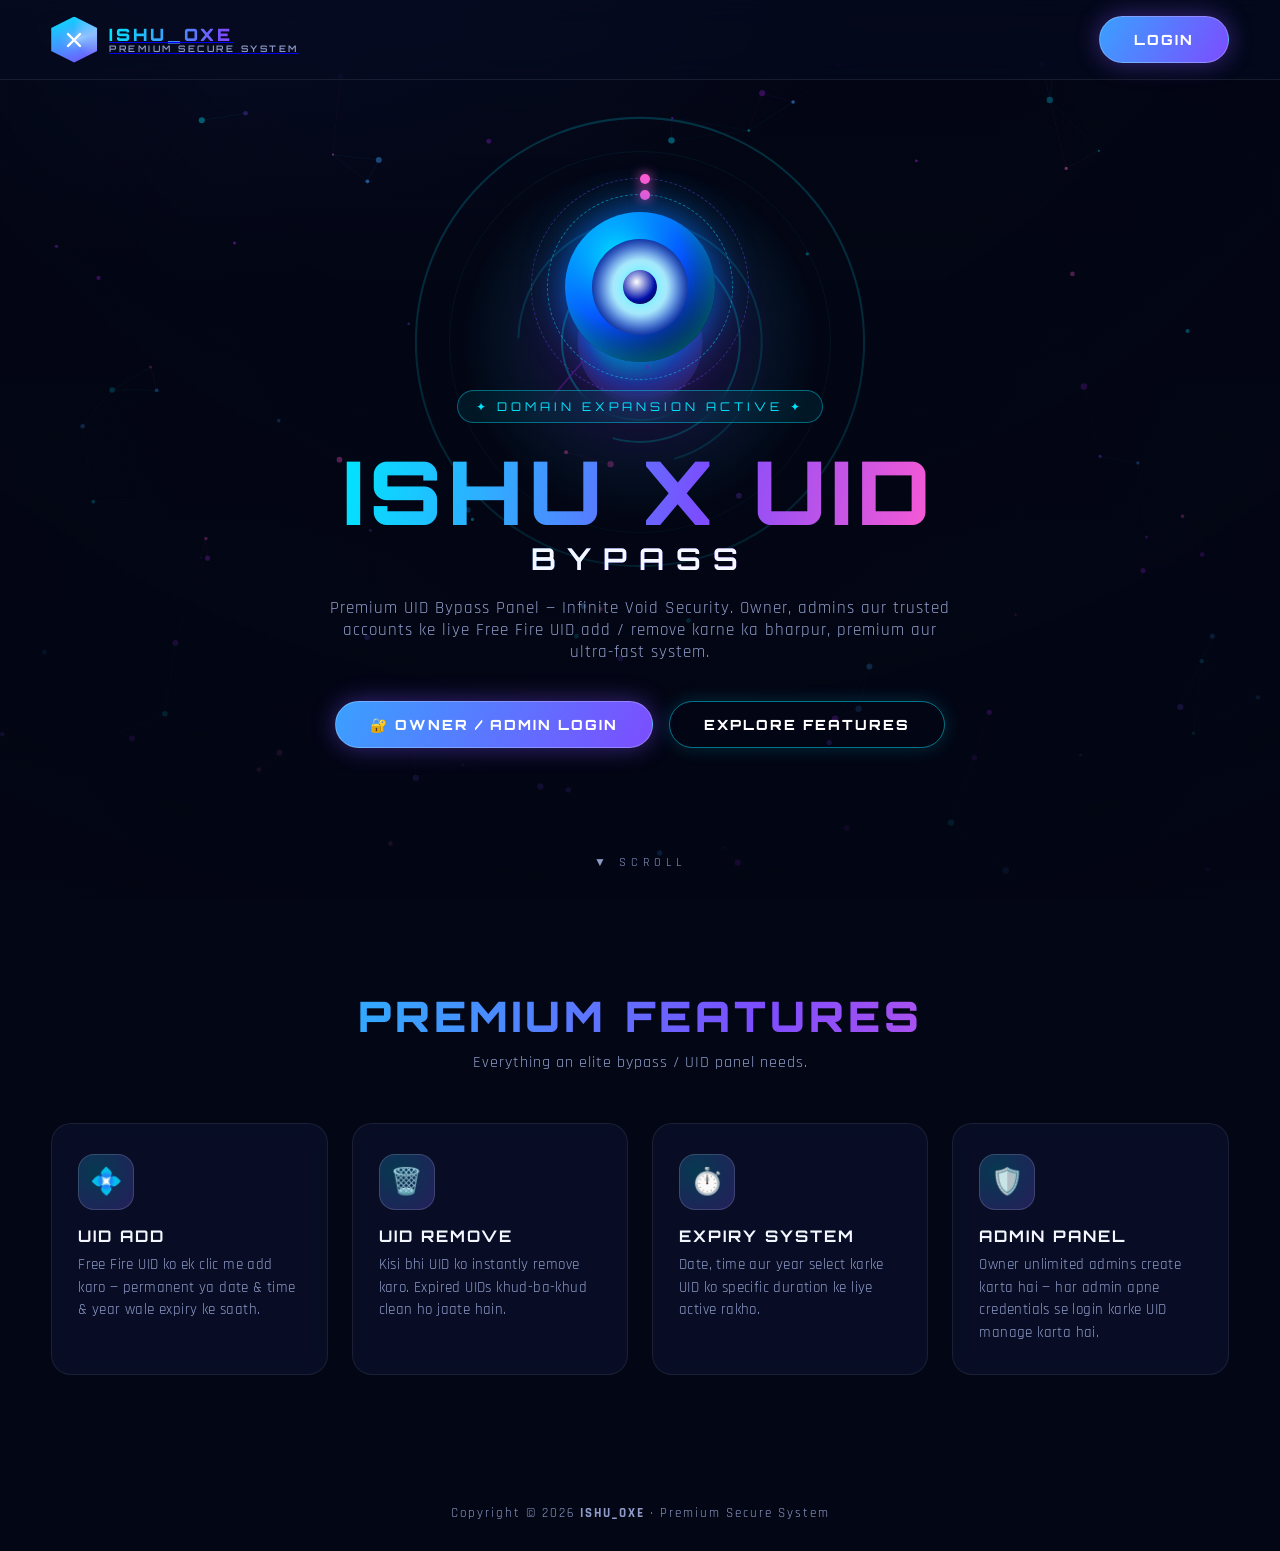
<file: index.html>
<!DOCTYPE html>
<html lang="en">
<head>
  <meta charset="UTF-8" />
  <meta name="viewport" content="width=device-width, initial-scale=1.0" />
  <title>ISHU X UID BYPASS — Premium</title>
  <meta name="description" content="ISHU X UID BYPASS — Premium Admin Panel. Add & manage Free Fire UIDs." />
  <link rel="preconnect" href="https://fonts.googleapis.com" />
  <link rel="preconnect" href="https://fonts.gstatic.com" crossorigin />
  <link href="https://fonts.googleapis.com/css2?family=Orbitron:wght@500;700;900&family=Rajdhani:wght@400;500;600;700&display=swap" rel="stylesheet" />
  <link rel="stylesheet" href="css/style.css" />
  <link rel="icon" href="data:image/svg+xml,<svg xmlns='http://www.w3.org/2000/svg' viewBox='0 0 100 100'><text y='0.9em' font-size='90'>👁️</text></svg>" />
</head>
<body>
  <canvas id="void-canvas"></canvas>
  <div class="bg-vignette"></div>

  <div class="domain-flash" id="domain-flash">
    <span class="df-text">DOMAIN EXPANSION · INFINITE VOID</span>
  </div>

  <!-- NAVBAR -->
  <nav class="nav">
    <div class="container nav-inner">
      <a href="index.html" class="logo">
        <span class="logo-mark">
          <svg viewBox="0 0 24 24" fill="none" stroke="#fff" stroke-width="2.4" stroke-linecap="round">
            <path d="M6 6 L18 18 M18 6 L6 18" />
          </svg>
        </span>
        <span class="logo-txt">
          <span class="logo-name gradient-text">ISHU_OXE</span>
          <span class="logo-sub">Premium Secure System</span>
        </span>
      </a>
      <div class="nav-links">
        <a href="login.html" class="btn">Login</a>
      </div>
    </div>
  </nav>

  <!-- HERO -->
  <section class="hero container">
    <div class="six-eyes">
      <div class="eye-orbit"></div>
      <div class="eye-orbit o2"></div>
      <div class="eye-ring">
        <div class="eye-pupil"></div>
      </div>
    </div>

    <span class="badge-tag">✦ DOMAIN EXPANSION ACTIVE ✦</span>
    <h1 class="gradient-text">
      ISHU X UID<br />
      <span class="sub">BYPASS</span>
    </h1>
    <p class="tagline">
      Premium UID Bypass Panel — Infinite Void Security. Owner, admins aur trusted
      accounts ke liye Free Fire UID add / remove karne ka bharpur, premium aur ultra-fast system.
    </p>
    <div class="hero-cta">
      <a href="login.html" class="btn">🔐 Owner / Admin Login</a>
      <a href="#features" class="btn btn-ghost">Explore Features</a>
    </div>
    <div class="scroll-hint">▼ Scroll</div>
  </section>

  <!-- FEATURES -->
  <section class="features container" id="features">
    <div class="section-head">
      <h2 class="gradient-text">PREMIUM FEATURES</h2>
      <p>Everything an elite bypass / UID panel needs.</p>
    </div>
    <div class="grid">
      <div class="card">
        <div class="ico">💠</div>
        <h3>UID ADD</h3>
        <p>Free Fire UID ko ek clic me add karo — permanent ya date &amp; time &amp; year wale expiry ke saath.</p>
      </div>
      <div class="card">
        <div class="ico">🗑️</div>
        <h3>UID REMOVE</h3>
        <p>Kisi bhi UID ko instantly remove karo. Expired UIDs khud-ba-khud clean ho jaate hain.</p>
      </div>
      <div class="card">
        <div class="ico">⏱️</div>
        <h3>EXPIRY SYSTEM</h3>
        <p>Date, time aur year select karke UID ko specific duration ke liye active rakho.</p>
      </div>
      <div class="card">
        <div class="ico">🛡️</div>
        <h3>ADMIN PANEL</h3>
        <p>Owner unlimited admins create karta hai — har admin apne credentials se login karke UID manage karta hai.</p>
      </div>
    </div>
  </section>

  <footer class="footer">
    Copyright © 2026 <b>ISHU_OXE</b> · Premium Secure System
  </footer>

  <script src="js/config.js"></script>
  <script src="js/void.js"></script>
</body>
</html>
</file>
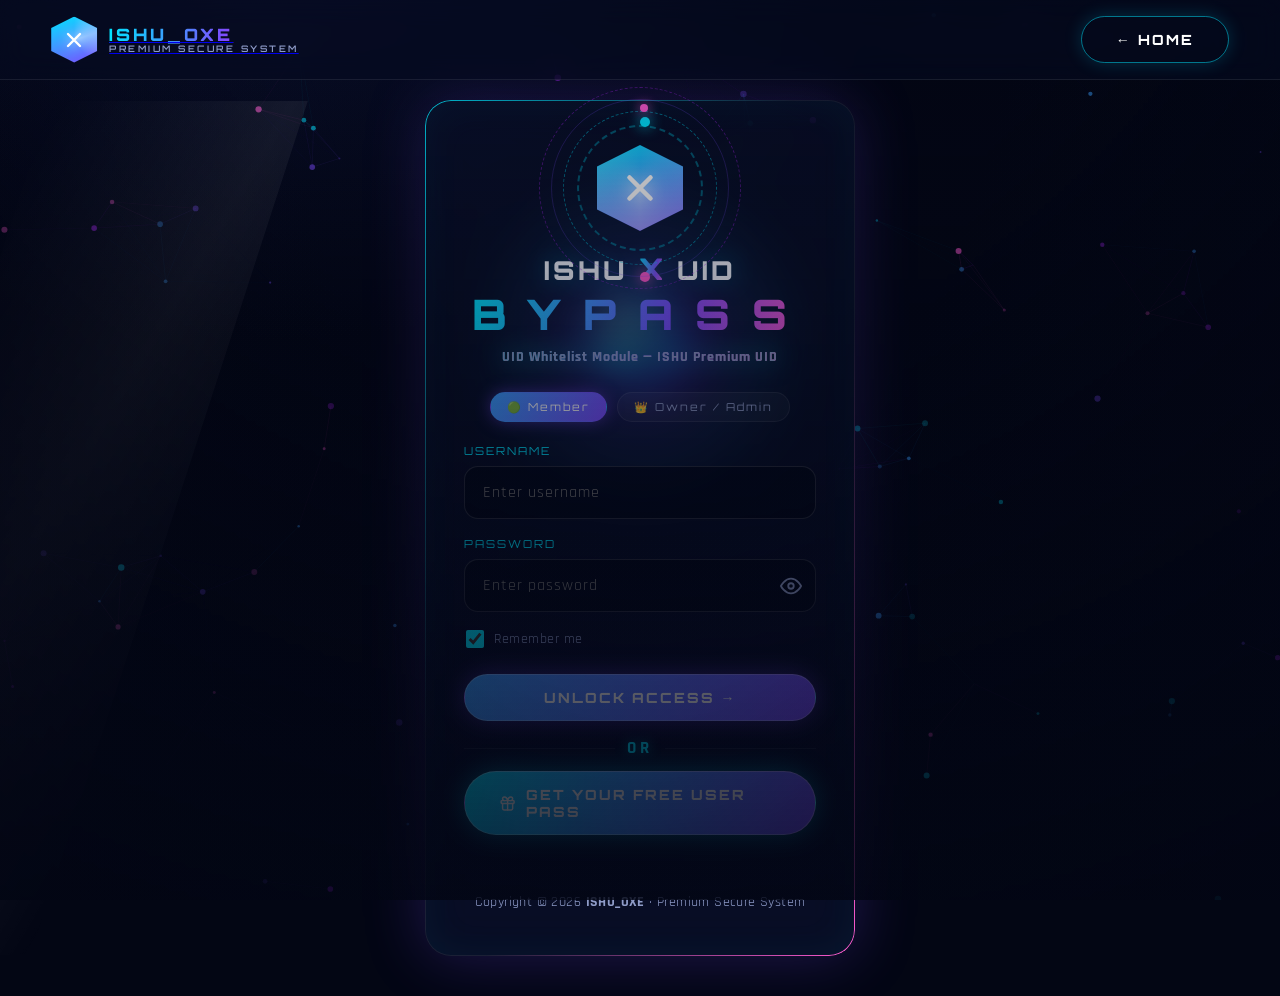
<file: admin.html>
<!DOCTYPE html>
<html lang="en">
<head>
  <meta charset="UTF-8" />
  <meta name="viewport" content="width=device-width, initial-scale=1.0" />
  <title>Dashboard — ISHU X UID BYPASS</title>
  <link rel="preconnect" href="https://fonts.googleapis.com" />
  <link rel="preconnect" href="https://fonts.gstatic.com" crossorigin />
  <link href="https://fonts.googleapis.com/css2?family=Orbitron:wght@500;700;900&family=Rajdhani:wght@400;500;600;700&display=swap" rel="stylesheet" />
  <link rel="stylesheet" href="css/style.css" />
</head>
<body class="dash-page">
  <canvas id="void-canvas"></canvas>
  <div class="bg-vignette"></div>
  <nav class="nav">
    <div class="container nav-inner">
      <a href="index.html" class="logo">
        <span class="logo-mark">
          <svg viewBox="0 0 24 24" fill="none" stroke="#fff" stroke-width="2.4" stroke-linecap="round">
            <path d="M6 6 L18 18 M18 6 L6 18" />
          </svg>
        </span>
        <span class="logo-txt">
          <span class="logo-name gradient-text">ISHU_OXE</span>
          <span class="logo-sub">Premium Secure System</span>
        </span>
      </a>
      <div class="nav-links">
        <button class="btn btn-ghost" id="logout-btn">Logout</button>
      </div>
    </div>
  </nav>

  <main class="dash container">
    <div class="welcome">
      <h1><span class="gradient-text">WELCOME BACK, <span id="disp-name">USER</span></span></h1>
      <p>Role: <span id="disp-role"></span></p>
    </div>

    <!-- role-based stats -->
    <div class="stats" id="stats-admin">
      <div class="stat"><div class="num" id="s-total">0</div><div class="lbl">Total UIDs</div></div>
      <div class="stat"><div class="num" id="s-perm" style="color:var(--success)">0</div><div class="lbl">Permanent</div></div>
      <div class="stat"><div class="num" id="s-exp" style="color:var(--gold)">0</div><div class="lbl">Expiry-Based</div></div>
      <div class="stat"><div class="num" id="s-users" style="color:var(--purple)">0</div><div class="lbl">Users</div></div>
    </div>

    <div class="my-status card" id="my-status" style="margin:30px 0;padding:28px 30px;background:var(--glass);border:1px solid var(--glass-br);border-radius:20px;backdrop-filter:blur(14px)">
      <h3 style="font-family:var(--font-title);letter-spacing:2px;margin-bottom:14px">📋 MY UID STATUS</h3>
      <div class="status-box" id="status-box"></div>
    </div>

    <div class="tabs" id="tabs"></div>

    <!-- ============ ADD UID (admin/owner) ============ -->
    <section class="panel" id="panel-add">
      <div class="panel-card" id="admin-add-form">
        <h3>➕ ADD UID</h3>
        <div class="form-grid">
          <div class="field"><label>Free Fire UID</label><input id="uid-input" type="text" inputmode="numeric" placeholder="e.g. 6427839551" /></div>
        </div>
        <div class="mode-toggle" style="margin-top:18px">
          <div class="radio-card selected" data-mode="permanent">
            <span class="m-ico">∞</span><span class="m-txt">Permanent</span>
            <div class="m-sub">Kabhi expire nahi hoga</div>
          </div>
          <div class="radio-card" data-mode="expiry">
            <span class="m-ico">⏱️</span><span class="m-txt">Expiry Date</span>
            <div class="m-sub">Date &amp; Time ke hisaab se</div>
          </div>
        </div>
        <div class="form-grid hidden" id="expiry-fields" style="margin-top:16px">
          <div class="field"><label>Expiry Date</label><input id="exp-date" type="date" /></div>
          <div class="field"><label>Expiry Time</label><input id="exp-time" type="time" /></div>
          <div class="field"><label>Year</label><input id="exp-year" type="number" placeholder="e.g. 2026" min="2020" max="2099" /></div>
        </div>
        <button class="btn" id="add-uid-btn" style="margin-top:22px">✦ Add UID</button>
      </div>
      <div class="panel-card hidden" id="user-add-form">
        <h3>➕ ADD MY UID <span class="pill expiry" style="margin-left:8px">⏱ 24 HOUR</span></h3>
        <p style="color:var(--muted);margin-bottom:16px">Member ke liye sirf <b>EK UID</b>, <b>24 hour</b> valid. Remove nahi kar sakte.</p>
        <div class="form-grid">
          <div class="field"><label>Free Fire UID</label><input id="uid-input-user" type="text" inputmode="numeric" placeholder="e.g. 6427839551" /></div>
        </div>
        <button class="btn" id="add-uid-user-btn" style="margin-top:18px">✦ Add My UID (24h)</button>
      </div>
    </section>

    <!-- ============ MANAGE UIDS (admin/owner + user view) ============ -->
    <section class="panel" id="panel-manage">
      <div class="panel-card">
        <h3>🗂️ ALL UIDs</h3>
        <input id="search-uids" type="text" placeholder="Search UID..." class="sbar" />
        <div class="table-wrap">
          <table>
            <thead><tr><th>UID</th><th>Mode</th><th>Expires At</th><th>Added By</th><th class="mng-col">Action</th></tr></thead>
            <tbody id="uid-body"></tbody>
          </table>
        </div>
        <div class="empty hidden" id="uid-empty"><span class="big">🌀</span> Koi UID nahi.</div>
      </div>
    </section>

    <!-- ============ USERS & ADMINS (owner only) ============ -->
    <section class="panel" id="panel-users">
      <div class="panel-card">
        <h3>➕ CREATE ACCOUNT</h3>
        <div class="form-grid">
          <div class="field"><label>Username</label><input id="nu-user" type="text" placeholder="username" /></div>
          <div class="field"><label>Password</label><input id="nu-pass" type="text" placeholder="password" /></div>
        </div>
        <div class="role-chip" style="margin:18px 0 0">
          <span class="chip active" data-newrole="user">🟢 Member</span>
          <span class="chip" data-newrole="admin">🛡️ Admin</span>
        </div>
        <button class="btn btn-pink" id="create-acc-btn" style="margin-top:20px">✦ Create Account</button>
      </div>
      <div class="panel-card">
        <h3>🛡️ USERS &amp; ADMINS</h3>
        <div class="table-wrap">
          <table>
            <thead><tr><th>Username</th><th>Role</th><th>Status</th><th>Action</th></tr></thead>
            <tbody id="user-body"></tbody>
          </table>
        </div>
      </div>
    </section>

    <!-- ============ GENERATED FREE ACCOUNTS (owner only) ============ -->
    <section class="panel" id="panel-gen">
      <div class="panel-card">
        <h3>🎁 GENERATED FREE ACCOUNTS <span class="pill expiry" style="margin-left:6px">YT + DISCORD</span></h3>
        <p style="color:var(--muted);margin-bottom:14px">
          Ye accounts users ne <b>Subscribe + Join</b> karke banaye hain. Har account <b>7 din</b> valid hai — expire hone par auto-delete (phir wahi browser naya ban sakta hai).
          <b>🔓 Reset SWID</b> = kisi aur PC pe use kar sakega. <b>↻ New-Gen</b> = us browser se naya account ban sakega. <b>Remove</b> = account delete.
        </p>
        <div class="table-wrap">
          <table>
            <thead><tr><th>Username</th><th>Password</th><th>Created</th><th>Expires</th><th>SWID (Device)</th><th>Action</th></tr></thead>
            <tbody id="gen-body"></tbody>
          </table>
        </div>
        <div class="empty hidden" id="gen-empty"><span class="big">🎁</span> Abhi koi free account nahi.</div>
      </div>
    </section>
  </main>

  <footer class="footer" id="foot-contact">Copyright © 2026 <b>ISHU_OXE</b> · Premium Secure System</footer>

  <!-- confirm modal -->
  <div class="modal-mask" id="modal">
    <div class="modal">
      <h3 class="gradient-text" id="modal-title">Confirm</h3>
      <p id="modal-text">Are you sure?</p>
      <div class="row">
        <button class="btn btn-danger" id="modal-yes">Yes, Continue</button>
        <button class="btn btn-ghost" id="modal-no">Cancel</button>
      </div>
    </div>
  </div>

  <!-- edit expiry modal -->
  <div class="modal-mask" id="modal-edit">
    <div class="modal">
      <h3 class="gradient-text">⏱️ Fix Expiry</h3>
      <p id="edit-uid-label" style="color:var(--cyan);font-weight:700;letter-spacing:1px"></p>
      <div class="field"><label>Expiry Date</label><input id="edit-date" type="date" style="width:100%;padding:13px;border-radius:12px;border:1px solid rgba(255,255,255,.14);background:rgba(3,6,20,.6);color:#fff" /></div>
      <div class="field"><label>Expiry Time</label><input id="edit-time" type="time" style="width:100%;padding:13px;border-radius:12px;border:1px solid rgba(255,255,255,.14);background:rgba(3,6,20,.6);color:#fff" /></div>
      <div class="field"><label>Year</label><input id="edit-year" type="number" placeholder="2026" style="width:100%;padding:13px;border-radius:12px;border:1px solid rgba(255,255,255,.14);background:rgba(3,6,20,.6);color:#fff" /></div>
      <div class="row" style="margin-top:8px;gap:10px;flex-wrap:wrap">
        <button class="btn btn-pink" id="edit-apply" style="flex:1;justify-content:center">Apply</button>
        <button class="btn btn-ghost" id="edit-perm" style="flex:1;justify-content:center">Make Permanent</button>
        <button class="btn btn-danger" id="edit-close" style="flex:1;justify-content:center">Close</button>
      </div>
    </div>
  </div>

  <!-- toast -->
  <div class="notify" id="notify"></div>

  <!-- short-link unlock gate (member ka next UID) -->
  <div class="modal-mask" id="modal-gate">
    <div class="modal">
      <h3 class="gradient-text">🔓 UNLOCK NEXT UID</h3>
      <p style="color:var(--muted)">Pehli UID ka 24h complete. Next UID ke liye short link poora karo. Isse owner ko income milti hai.</p>
      <div id="gate-iframe-wrap" style="width:100%;height:170px;border-radius:12px;overflow:hidden;background:#02051a;border:1px solid var(--glass-br);margin:14px 0">
        <iframe id="gate-iframe" style="width:100%;height:100%;border:0"></iframe>
      </div>
      <p id="gate-status" style="color:var(--cyan);font-weight:700;letter-spacing:1px;min-height:20px"></p>
      <div class="row" style="gap:10px;flex-wrap:wrap;margin-top:6px">
        <button class="btn btn-pink" id="gate-open" style="flex:1;justify-content:center">🌐 Open Link</button>
        <button class="btn" id="gate-done" style="flex:1;justify-content:center">✅ I Completed</button>
      </div>
      <div class="row" style="margin-top:10px">
        <button class="btn btn-ghost" id="gate-cancel" style="flex:1;justify-content:center">Cancel</button>
      </div>
    </div>
  </div>

  <script src="js/config.js"></script>
  <script src="js/storage.js"></script>
  <script src="js/shortener.js"></script>
  <script src="js/screenlock.js"></script>
  <script src="js/void.js"></script>
  <script src="js/admin.js"></script>
</body>
</html>
</file>
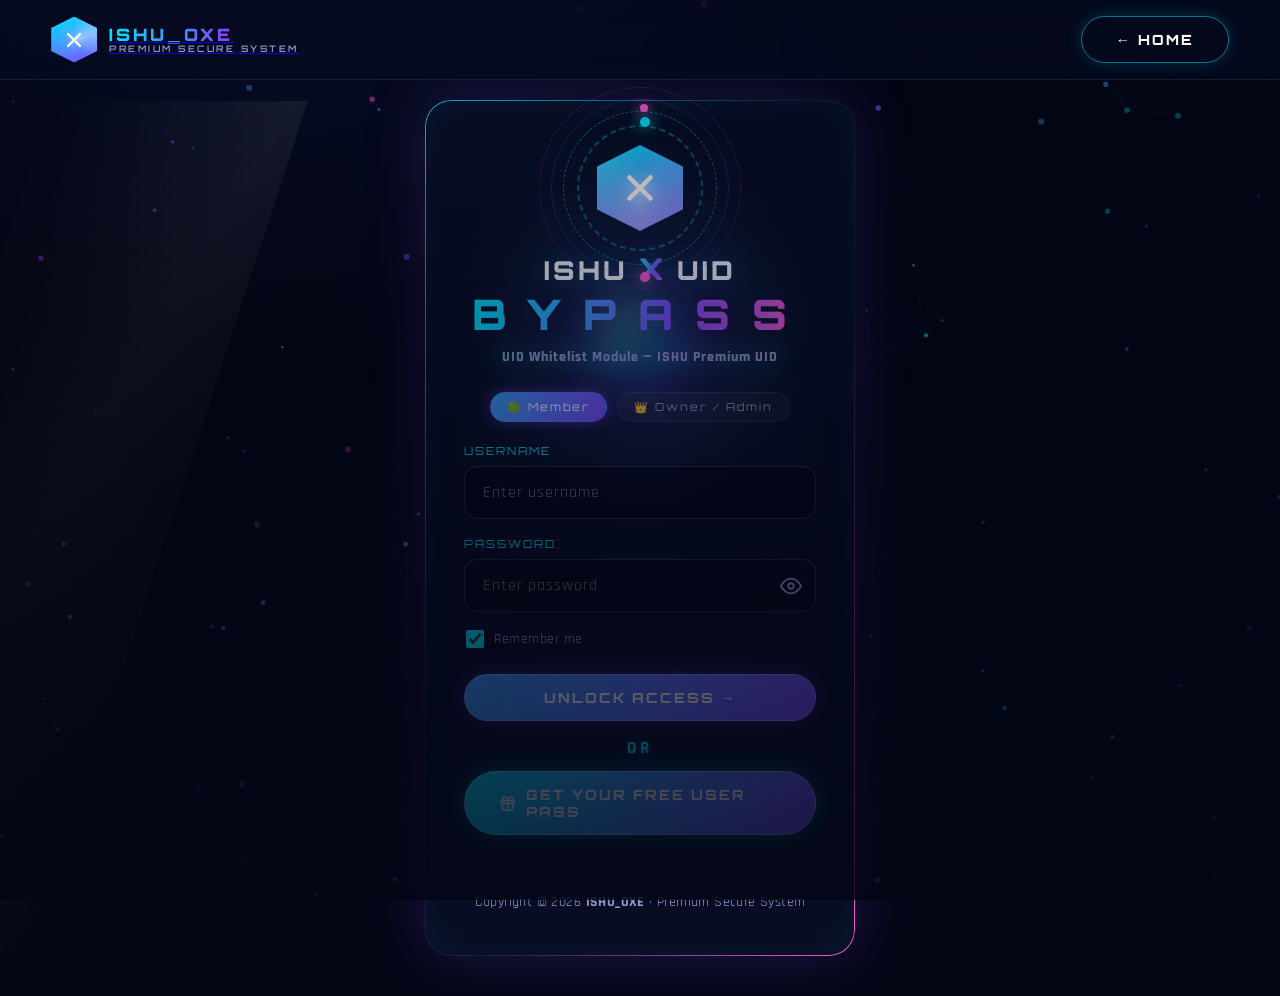
<file: login.html>
<!DOCTYPE html>
<html lang="en">
<head>
  <meta charset="UTF-8" />
  <meta name="viewport" content="width=device-width, initial-scale=1.0" />
  <title>Login — ISHU X UID BYPASS</title>
  <link rel="preconnect" href="https://fonts.googleapis.com" />
  <link rel="preconnect" href="https://fonts.gstatic.com" crossorigin />
  <link href="https://fonts.googleapis.com/css2?family=Orbitron:wght@500;700;900&family=Rajdhani:wght@400;500;600;700&display=swap" rel="stylesheet" />
  <link rel="stylesheet" href="css/style.css" />
</head>
<body class="login-page">
  <canvas id="void-canvas"></canvas>
  <div class="bg-vignette"></div>

  <nav class="nav">
    <div class="container nav-inner">
      <a href="index.html" class="logo">
        <span class="logo-mark">
          <svg viewBox="0 0 24 24" fill="none" stroke="#fff" stroke-width="2.4" stroke-linecap="round">
            <path d="M6 6 L18 18 M18 6 L6 18" />
          </svg>
        </span>
        <span class="logo-txt">
          <span class="logo-name gradient-text">ISHU_OXE</span>
          <span class="logo-sub">Premium Secure System</span>
        </span>
      </a>
      <div class="nav-links"><a href="index.html" class="btn btn-ghost">← Home</a></div>
    </div>
  </nav>

  <div class="auth-wrap">
    <div class="auth-card">
      <div class="auth-hero">
        <div class="auth-logo">
          <span class="orbit-ring"></span>
          <span class="orbit-ring r2"></span>
          <span class="logo-badge aurora">
            <svg viewBox="0 0 24 24" fill="none" stroke="#fff" stroke-width="2.6" stroke-linecap="round" style="width:42px;height:42px;filter:drop-shadow(0 0 9px rgba(255,255,255,.9))"><path d="M6 6 L18 18 M18 6 L6 18" /></svg>
          </span>
          <span class="halo"></span>
        </div>
        <h1 class="auth-title">ISHU <span class="gradient-text">X</span> UID</h1>
        <div class="auth-subtitle gradient-text">BYPASS</div>
        <p class="hint hint-glow" id="gate-hint">UID Whitelist Module — ISHU Premium UID</p>
      </div>

      <div class="role-chip">
        <span class="chip active" data-role="user">🟢 Member</span>
        <span class="chip" data-role="admin">👑 Owner / Admin</span>
      </div>

      <form id="login-form" autocomplete="on">
        <div class="field">
          <label for="username">Username</label>
          <div class="input-wrap">
            <input id="username" type="text" placeholder="Enter username" required />
          </div>
        </div>
        <div class="field">
          <label for="password">Password</label>
          <div class="input-wrap">
            <input id="password" type="password" placeholder="Enter password" required />
            <button type="button" class="eye-btn" id="toggle-pass" aria-label="toggle password">
              <svg id="eye-on" viewBox="0 0 24 24" fill="none" stroke="currentColor" stroke-width="2" stroke-linecap="round" stroke-linejoin="round"><path d="M1 12s4-8 11-8 11 8 11 8-4 8-11 8-11-8-11-8z"/><circle cx="12" cy="12" r="3"/></svg>
              <svg id="eye-off" viewBox="0 0 24 24" fill="none" stroke="currentColor" stroke-width="2" stroke-linecap="round" stroke-linejoin="round" style="display:none"><path d="M1 12s4-8 11-8 11 8 11 8-4 8-11 8-11-8-11-8z"/><path d="M3 3l18 18"/></svg>
            </button>
          </div>
        </div>
        <div class="field hidden" id="passcode-field">
          <label for="passcode">Security Passcode</label>
          <div class="input-wrap">
            <input id="passcode" type="password" inputmode="numeric" placeholder="Enter 6-digit passcode" />
          </div>
        </div>
        <label class="remember-row">
          <input type="checkbox" id="remember" checked />
          <span>Remember me</span>
        </label>
        <button type="submit" class="btn btn-block">Unlock Access →</button>
        <div class="divider"><span>or</span></div>
        <a href="signup.html" class="btn btn-pass btn-block" id="free-pass-btn">
          <svg viewBox="0 0 24 24" width="19" height="19" fill="none" stroke="currentColor" stroke-width="2" stroke-linecap="round" stroke-linejoin="round">
            <rect x="3" y="8" width="18" height="4" rx="1"></rect>
            <path d="M12 8v13"></path>
            <path d="M19 12v7a2 2 0 0 1-2 2H7a2 2 0 0 1-2-2v-7"></path>
            <path d="M7.5 8a2.5 2.5 0 0 1 0-5C11 3 12 8 12 8s1-5 4.5-5a2.5 2.5 0 0 1 0 5"></path>
          </svg>
          <span>Get Your Free User Pass</span>
        </a>
      </form>

      <div class="toast-msg" id="login-msg"></div>
      <div class="auth-foot">Copyright © 2026 <b>ISHU_OXE</b> · Premium Secure System</div>
    </div>
  </div>

  <!-- domain expansion overlay (login success pe) -->
  <div class="exp-overlay" id="exp-overlay">
    <span class="df-text">DOMAIN EXPANSION<br />INFINITE VOID</span>
  </div>

  <script src="js/config.js"></script>
  <script src="js/storage.js"></script>
  <script src="js/void.js"></script>
  <script src="js/login.js"></script>
</body>
</html>
</file>
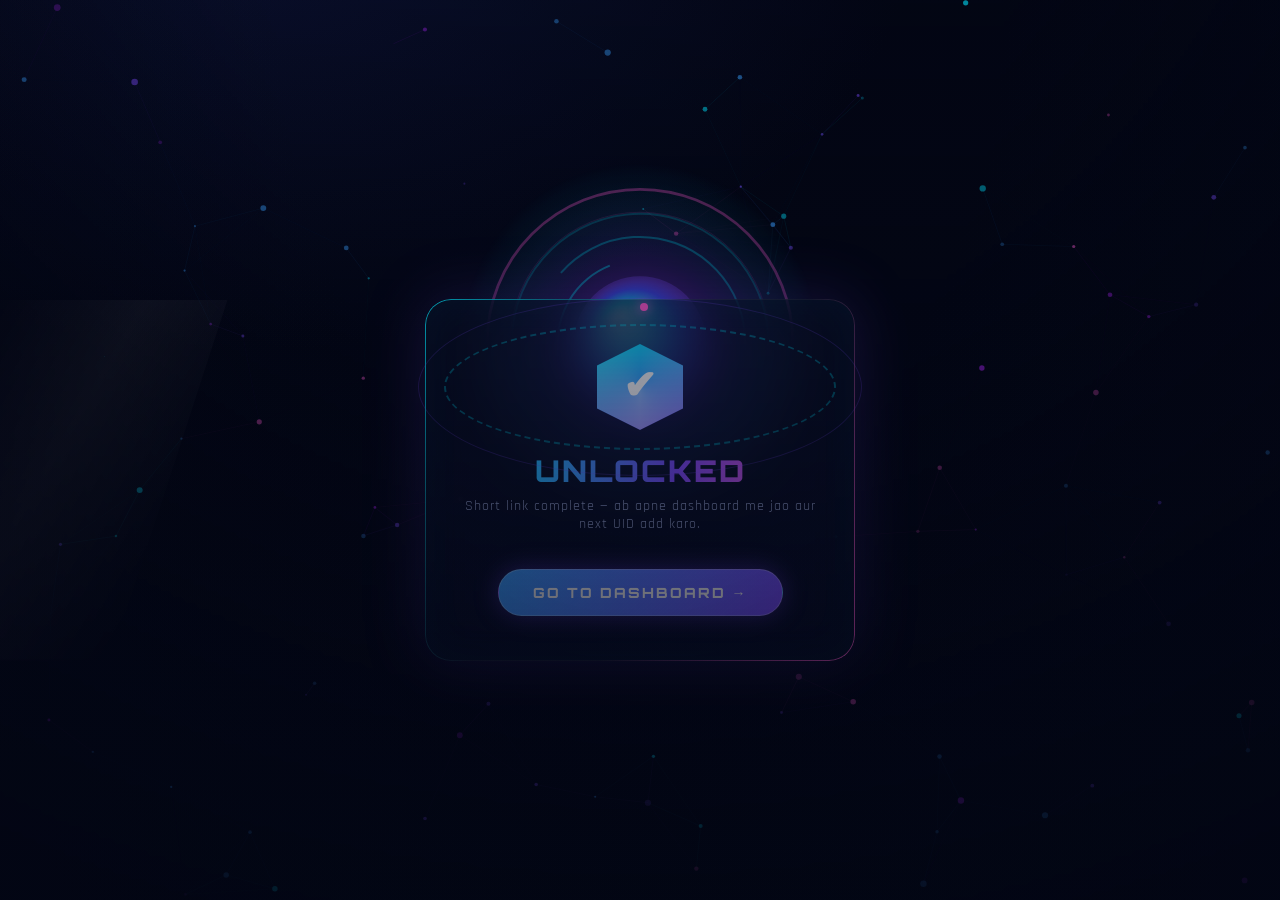
<file: unlock.html>
<!DOCTYPE html>
<html lang="en">
<head>
  <meta charset="UTF-8" />
  <meta name="viewport" content="width=device-width, initial-scale=1.0" />
  <title>Unlocked — ISHU X UID BYPASS</title>
  <link rel="preconnect" href="https://fonts.googleapis.com" />
  <link rel="preconnect" href="https://fonts.gstatic.com" crossorigin />
  <link href="https://fonts.googleapis.com/css2?family=Orbitron:wght@500;700;900&family=Rajdhani:wght@400;500;600;700&display=swap" rel="stylesheet" />
  <link rel="stylesheet" href="css/style.css" />
</head>
<body>
  <canvas id="void-canvas"></canvas>
  <div class="bg-vignette"></div>

  <div class="auth-wrap">
    <div class="auth-card" style="text-align:center">
      <div class="auth-logo"><span class="logo-badge aurora">✔</span><span class="halo"></span></div>
      <h1 class="gradient-text" style="font-family:var(--font-title);font-size:30px;letter-spacing:2px">UNLOCKED</h1>
      <p class="hint">Short link complete — ab apne dashboard me jao aur next UID add karo.</p>
      <a href="admin.html" class="btn" style="margin-top:10px">Go to Dashboard →</a>
    </div>
  </div>

  <script src="js/config.js"></script>
  <script src="js/void.js"></script>
  <script>
    // VP Link short link complete hone par member yahan redirect hota hai.
    // Ye flag admin page ke verify() ko batata hai ki link poora ho chuka hai.
    try { localStorage.setItem("vplink_done", "1"); } catch (e) {}
  </script>
</body>
</html>
</file>
<file: css/style.css>
/* ============================================================
   ISHU X UID BYPASS - PREMIUM THEME (GOJO / JUJUTSU KAISEN)
   Domain Expansion: Infinite Void - colour palette
   ============================================================ */

:root {
  --bg-0: #030614;
  --bg-1: #070b22;
  --bg-2: #0b1130;
  --glass: rgba(13, 20, 52, 0.55);
  --glass-br: rgba(255, 255, 255, 0.08);
  --blue: #3aa0ff;
  --cyan: #00e5ff;
  --purple: #7c4dff;
  --pink: #ff5ad1;
  --violet: #b026ff;
  --white: #f4f7ff;
  --muted: #8f9cc9;
  --danger: #ff3b6b;
  --success: #00e89c;
  --gold: #ffd166;
  --font-title: "Orbitron", sans-serif;
  --font-body: "Rajdhani", sans-serif;
  --shadow: 0 0 22px rgba(0, 229, 255, 0.35);
}

* { margin: 0; padding: 0; box-sizing: border-box; }

html { scroll-behavior: smooth; }

body {
  font-family: var(--font-body);
  background: radial-gradient(1200px 800px at 20% -10%, #0b1130 0%, var(--bg-0) 55%),
              var(--bg-0);
  color: var(--white);
  min-height: 100vh;
  overflow-x: hidden;
  letter-spacing: 0.4px;
}

/* ---------------- domain expansion intro flash ---------------- */
.exp-overlay {
  position: fixed; inset: 0; z-index: 9999;
  display: none; place-items: center;
  background: radial-gradient(circle at 50% 40%, rgba(178,38,255,0.65), rgba(124,77,255,0.3) 38%, rgba(3,6,20,0.98) 78%);
  pointer-events: none;
}
.exp-overlay.show { display: grid; animation: dfFlash 2.2s ease forwards; }
.exp-overlay .df-text {
  font-family: var(--font-title); font-weight: 900;
  letter-spacing: 8px; text-align: center; line-height: 1.4;
  color: #fff;
  text-shadow: 0 0 28px var(--cyan), 0 0 70px var(--purple), 0 0 120px var(--pink);
  font-size: clamp(18px, 4vw, 38px);
  animation: dfText 2.2s ease forwards;
}

.domain-flash {
  position: fixed; inset: 0; z-index: 60;
  display: grid; place-items: center;
  background: radial-gradient(circle at 50% 38%, rgba(178,38,255,0.6), rgba(124,77,255,0.25) 35%, rgba(3,6,20,0.98) 75%);
  pointer-events: none;
  animation: dfFlash 2.8s ease forwards;
}
.domain-flash .df-text {
  font-family: var(--font-title); font-weight: 900;
  letter-spacing: 8px; text-align: center;
  color: #fff;
  text-shadow: 0 0 28px var(--cyan), 0 0 70px var(--purple), 0 0 120px var(--pink);
  font-size: clamp(16px, 3.2vw, 32px);
  animation: dfText 2.8s ease forwards;
}
@keyframes dfFlash { 0% { opacity: 1; } 70% { opacity: 1; } 100% { opacity: 0; visibility: hidden; } }
@keyframes dfText {
  0% { opacity: 0; transform: scale(1.7); letter-spacing: 26px; filter: blur(6px); }
  30% { opacity: 1; filter: blur(0); }
  100% { opacity: 0; transform: scale(0.92); }
}

/* ---------------- scrollbar ---------------- */
::-webkit-scrollbar { width: 9px; }
::-webkit-scrollbar-track { background: var(--bg-1); }
::-webkit-scrollbar-thumb {
  background: linear-gradient(180deg, var(--cyan), var(--purple));
  border-radius: 20px;
}
::selection { background: var(--purple); color: #fff; }

/* ---------------- canvas bg ---------------- */
#void-canvas {
  position: fixed;
  inset: 0;
  width: 100%;
  height: 100%;
  z-index: 0;
  pointer-events: none;
  opacity: 0.9;
}
.bg-vignette {
  position: fixed;
  inset: 0;
  z-index: 1;
  pointer-events: none;
  background:
    radial-gradient(ellipse at 50% 0%, transparent 40%, rgba(3,6,20,0.55) 100%),
    linear-gradient(180deg, rgba(3,6,20,0.15), rgba(3,6,20,0.75));
}

/* ---------------- utility ---------------- */
.container { position: relative; z-index: 5; width: min(1180px, 92%); margin: 0 auto; }
.center { text-align: center; }
.hidden { display: none !important; }

.gradient-text {
  background: linear-gradient(100deg, var(--cyan), var(--blue) 30%, var(--purple) 60%, var(--pink));
  -webkit-background-clip: text;
  background-clip: text;
  -webkit-text-fill-color: transparent;
  color: transparent;
}

.btn {
  position: relative;
  display: inline-flex;
  align-items: center;
  gap: 10px;
  padding: 14px 34px;
  font-family: var(--font-title);
  font-weight: 800;
  letter-spacing: 2px;
  text-transform: uppercase;
  font-size: 14px;
  color: #fff;
  background: linear-gradient(120deg, var(--blue), var(--purple));
  border: 1px solid rgba(255,255,255,0.25);
  border-radius: 60px;
  cursor: pointer;
  overflow: hidden;
  text-decoration: none;
  transition: transform 0.25s, box-shadow 0.25s, filter 0.25s;
  box-shadow: 0 0 24px rgba(124, 77, 255, 0.45);
}
.btn:hover { transform: translateY(-3px) scale(1.03); filter: brightness(1.15); box-shadow: 0 0 40px rgba(0,229,255,0.6); }
.btn:active { transform: scale(0.97); }
.btn::after {
  content: "";
  position: absolute;
  top: 0; left: -80%;
  width: 50%; height: 100%;
  background: linear-gradient(90deg, transparent, rgba(255,255,255,0.5), transparent);
  transform: skewX(-25deg);
  animation: shine 3.2s infinite;
}
@keyframes shine { 0% { left: -80%; } 55% { left: 130%; } 100% { left: 130%; } }

.btn-ghost {
  background: transparent;
  border: 1px solid rgba(0, 229, 255, 0.5);
  box-shadow: 0 0 18px rgba(0,229,255,0.18);
}
.btn-pink { background: linear-gradient(120deg, var(--pink), var(--violet)); box-shadow: 0 0 24px rgba(255,90,209,0.4); }
.btn-danger { background: linear-gradient(120deg, #ff2d55, #b0264f); box-shadow: 0 0 20px rgba(255,59,107,0.4); }
.btn-pass {
  background: linear-gradient(120deg, var(--cyan), var(--blue) 40%, var(--purple));
  border: 1px solid rgba(255,255,255,0.35);
  box-shadow: 0 0 26px rgba(0,229,255,0.45);
}
.btn-pass:hover { box-shadow: 0 0 44px rgba(0,229,255,0.7); }

.hint-glow {
  background: linear-gradient(100deg, var(--cyan), var(--purple), var(--pink));
  -webkit-background-clip: text;
  background-clip: text;
  color: transparent;
  font-weight: 700;
  letter-spacing: 1.5px;
  filter: drop-shadow(0 0 12px rgba(0,229,255,.55));
}

/* ---------------- NAVBAR ---------------- */
.nav {
  position: fixed;
  top: 0; left: 0; right: 0;
  z-index: 50;
  padding: 16px 0;
  backdrop-filter: blur(14px);
  background: rgba(7, 11, 34, 0.55);
  border-bottom: 1px solid var(--glass-br);
  animation: navIn 0.9s ease;
}
@keyframes navIn { from { transform: translateY(-100%); opacity: 0; } to { transform: none; opacity: 1; } }
.nav-inner { display: flex; align-items: center; justify-content: space-between; }
.logo { display: flex; align-items: center; gap: 12px; font-family: var(--font-title); font-weight: 900; font-size: 18px; letter-spacing: 3px; }

/* premium logo mark (no emoji) */
.logo-mark {
  position: relative;
  width: 46px; height: 46px;
  flex: 0 0 46px;
  display: grid; place-items: center;
  clip-path: polygon(50% 0%, 100% 25%, 100% 75%, 50% 100%, 0% 75%, 0% 25%);
  background: linear-gradient(160deg, var(--cyan), var(--blue) 45%, var(--purple));
  filter: drop-shadow(0 0 16px rgba(0,229,255,0.55));
  animation: logoGlow 2.8s ease-in-out infinite;
}
@keyframes logoGlow {
  0%, 100% { filter: drop-shadow(0 0 12px rgba(0,229,255,0.5)) brightness(1); }
  50%      { filter: drop-shadow(0 0 30px rgba(255,90,209,0.8)) brightness(1.2); }
}
.logo-mark svg {
  width: 24px; height: 24px;
  filter: drop-shadow(0 0 6px rgba(255,255,255,0.7));
}
.logo-mark::after {
  content: "";
  position: absolute; inset: 0;
  background: conic-gradient(from 0deg, transparent, rgba(255,255,255,0.4), transparent 40%);
  clip-path: polygon(50% 0%, 100% 25%, 100% 75%, 50% 100%, 0% 75%, 0% 25%);
  animation: spin 4s linear infinite;
}
.logo-txt { display: flex; flex-direction: column; line-height: 1.15; }
.logo-name { font-size: 17px; font-weight: 900; letter-spacing: 3px; }
.logo-sub {
  font-size: 9px; letter-spacing: 2.5px;
  color: var(--muted); text-transform: uppercase; font-weight: 600;
}

.logo-badge {
  width: 42px; height: 42px;
  display: grid; place-items: center;
  border-radius: 12px;
  background: radial-gradient(circle at 30% 30%, var(--cyan), var(--purple));
  box-shadow: 0 0 18px rgba(0,229,255,0.5);
  font-weight: 900;
  animation: pulseGlow 2.6s infinite;
}
@keyframes pulseGlow {
  0%,100% { box-shadow: 0 0 14px rgba(0,229,255,0.4); }
  50% { box-shadow: 0 0 30px rgba(255,90,209,0.7); }
}
.nav-links { display: flex; align-items: center; gap: 10px; }

/* ---------------- HERO / LANDING ---------------- */
.hero {
  min-height: 100vh;
  display: flex;
  flex-direction: column;
  justify-content: center;
  align-items: center;
  text-align: center;
  position: relative;
  padding: 120px 0 60px;
}
.six-eyes {
  position: relative;
  width: 150px; height: 150px;
  margin-bottom: 28px;
}
.eye-ring {
  position: absolute; inset: 0;
  border-radius: 50%;
  background: radial-gradient(circle at 35% 30%, var(--cyan), #0647ff 45%, #02051a 78%);
  box-shadow: 0 0 40px rgba(0,120,255,0.8), inset 0 0 40px rgba(0,229,255,0.6);
  animation: eyeFloat 4s ease-in-out infinite;
  display: grid; place-items: center;
}
@keyframes eyeFloat { 0%,100% { transform: scale(1) translateY(0); } 50% { transform: scale(1.06) translateY(-8px); } }
.eye-ring::before {
  content: "";
  position: absolute; inset: 18%;
  border-radius: 50%;
  background: radial-gradient(circle, #eaffff 0%, #b6ecff 40%, #0a3ff2 75%, #02051a 100%);
  box-shadow: inset 0 0 22px rgba(0,0,0,0.6);
  animation: irisShrink 4s ease-in-out infinite;
}
@keyframes irisShrink { 0%,100% { inset: 16%; } 50% { inset: 22%; } }
.eye-pupil {
  position: absolute; inset: 0; z-index: 2;
  display: grid; place-items: center;
}
.eye-pupil::before {
  content: "";
  width: 34px; height: 34px;
  border-radius: 50%;
  background: radial-gradient(circle at 40% 35%, #fff, #0011aa 60%, #000);
  box-shadow: 0 0 18px rgba(0,229,255,0.9);
  animation: pupilGlow 2.2s infinite;
}
@keyframes pupilGlow { 0%,100% { box-shadow: 0 0 12px rgba(0,229,255,0.7);} 50% { box-shadow: 0 0 30px rgba(124,77,255,1);} }
.eye-orbit { position: absolute; inset: -18px; border: 1px dashed rgba(0,229,255,0.5); border-radius: 50%; animation: spin 12s linear infinite; }
.eye-orbit::before { content: ""; position: absolute; top: -5px; left: 50%; width: 10px; height: 10px; border-radius: 50%; background: var(--pink); box-shadow: 0 0 12px var(--pink); }
.eye-orbit.o2 { inset: -34px; border-color: rgba(124,77,255,0.4); animation-duration: 18s; }
@keyframes spin { to { transform: rotate(360deg); } }

.badge-tag {
  display: inline-flex; align-items: center; gap: 8px;
  padding: 8px 18px;
  border: 1px solid rgba(0,229,255,0.4);
  border-radius: 40px;
  background: rgba(0,229,255,0.08);
  font-family: var(--font-title);
  font-size: 12px; letter-spacing: 4px;
  color: var(--cyan);
  margin-bottom: 22px;
  backdrop-filter: blur(8px);
}
.hero h1 {
  font-family: var(--font-title);
  font-size: clamp(34px, 7vw, 88px);
  font-weight: 900;
  letter-spacing: 6px;
  line-height: 1.05;
  animation: titleGlitch 6s infinite;
}
@keyframes titleGlitch {
  0%, 91%, 100% { text-shadow: 0 0 30px rgba(0,229,255,0.35), 0 0 60px rgba(124,77,255,0.25); transform: none; }
  92% { transform: translate(2px,-1px) skewX(2deg); }
  94% { transform: translate(-2px,1px); }
  96% { transform: translate(1px,2px) skewX(-2deg); }
  98% { transform: translate(0,0); }
}
.hero h1 .sub {
  display: block;
  font-size: clamp(16px, 2.4vw, 30px);
  letter-spacing: 12px;
  color: var(--white);
  font-weight: 600;
  -webkit-text-fill-color: var(--white);
  margin-top: 6px;
}
.hero p.tagline {
  margin: 22px auto 0;
  max-width: 640px;
  color: var(--muted);
  font-size: 17px;
  letter-spacing: 1px;
  animation: fadeUp 1.2s ease;
}
@keyframes fadeUp { from { opacity: 0; transform: translateY(24px); } to { opacity: 1; transform: none; } }
.hero-cta { margin-top: 38px; display: flex; gap: 16px; flex-wrap: wrap; justify-content: center; animation: fadeUp 1.4s ease; }

.scroll-hint {
  position: absolute; bottom: 30px; left: 50%; transform: translateX(-50%);
  color: var(--muted); font-size: 12px; letter-spacing: 5px; text-transform: uppercase;
  animation: bob 2s infinite;
}
@keyframes bob { 0%,100% { transform: translateX(-50%) translateY(0); } 50% { transform: translateX(-50%) translateY(8px); } }

/* ---------------- FEATURES ---------------- */
.features { padding: 90px 0; }
.section-head { text-align: center; margin-bottom: 50px; }
.section-head h2 { font-family: var(--font-title); font-size: clamp(24px, 4vw, 42px); letter-spacing: 4px; font-weight: 900; }
.section-head p { color: var(--muted); margin-top: 10px; letter-spacing: 1px; }
.grid {
  display: grid;
  grid-template-columns: repeat(auto-fit, minmax(240px, 1fr));
  gap: 24px;
}
.card {
  position: relative;
  padding: 30px 26px;
  border-radius: 20px;
  background: var(--glass);
  border: 1px solid var(--glass-br);
  backdrop-filter: blur(16px);
  overflow: hidden;
  transition: transform 0.3s, box-shadow 0.3s, border-color 0.3s;
}
.card:hover { transform: translateY(-8px); box-shadow: 0 14px 44px rgba(0,229,255,0.18); border-color: rgba(0,229,255,0.5); }
.card .ico {
  width: 56px; height: 56px;
  border-radius: 16px;
  display: grid; place-items: center;
  font-size: 26px;
  background: radial-gradient(circle at 30% 30%, rgba(0,229,255,0.2), rgba(124,77,255,0.25));
  box-shadow: inset 0 0 0 1px rgba(255,255,255,0.15);
  margin-bottom: 16px;
}
.card h3 { font-family: var(--font-title); font-size: 16px; letter-spacing: 2px; margin-bottom: 8px; }
.card p { color: var(--muted); font-size: 15px; line-height: 1.5; }

/* ---------------- LOGIN PAGE ---------------- */
.auth-wrap { min-height: 100vh; display: grid; place-items: center; padding: 100px 20px 40px; }
.auth-card {
  width: min(430px, 100%);
  position: relative;
  border-radius: 26px;
  padding: 44px 38px;
  background: var(--glass);
  border: 1px solid var(--glass-br);
  backdrop-filter: blur(22px);
  box-shadow: 0 0 60px rgba(124,77,255,0.25), inset 0 0 40px rgba(0,229,255,0.05);
  animation: cardIn 0.8s cubic-bezier(0.2, 0.9, 0.3, 1.2);
}
@keyframes cardIn { from { opacity: 0; transform: translateY(40px) scale(0.96); } to { opacity: 1; transform: none; } }
.auth-card::before {
  content: "";
  position: absolute; inset: -1px;
  border-radius: 26px;
  padding: 1px;
  background: linear-gradient(120deg, var(--cyan), transparent 40%, transparent 60%, var(--pink));
  -webkit-mask: linear-gradient(#fff 0 0) content-box, linear-gradient(#fff 0 0);
  -webkit-mask-composite: xor;
  mask-composite: exclude;
  pointer-events: none;
}
.auth-logo { display: flex; justify-content: center; margin-bottom: 22px; }
.auth-logo .logo-badge { width: 64px; height: 64px; font-size: 24px; border-radius: 18px; }
.auth-card h1 {
  font-family: var(--font-title);
  font-size: 26px; letter-spacing: 3px; text-align: center; font-weight: 900;
}
.auth-card .hint { text-align: center; color: var(--muted); margin: 8px 0 26px; letter-spacing: 1px; font-size: 14px; }

.field { margin-bottom: 18px; }
.field label { display: block; font-family: var(--font-title); font-size: 11px; letter-spacing: 2px; text-transform: uppercase; color: var(--cyan); margin-bottom: 8px; }
.field .input-wrap { position: relative; }
.field input {
  width: 100%;
  padding: 15px 18px;
  border-radius: 14px;
  border: 1px solid rgba(255,255,255,0.14);
  background: rgba(3,6,20,0.6);
  color: var(--white);
  font-family: var(--font-body);
  font-size: 16px;
  letter-spacing: 1px;
  outline: none;
  transition: border-color 0.3s, box-shadow 0.3s;
}
.field input:focus { border-color: var(--cyan); box-shadow: 0 0 18px rgba(0,229,255,0.35); }
.field .eye-btn {
  position: absolute; right: 8px; top: 50%; transform: translateY(-50%);
  background: none; border: none; color: var(--muted); cursor: pointer; padding: 6px;
  display: grid; place-items: center;
}
.eye-btn svg { width: 22px; height: 22px; }
.eye-btn:hover { color: var(--cyan); filter: drop-shadow(0 0 6px rgba(0,229,255,.6)); }
.btn-block { width: 100%; justify-content: center; margin-top: 8px; }
.auth-foot { text-align: center; margin-top: 20px; color: var(--muted); font-size: 14px; }

.toast-msg {
  margin-top: 16px;
  text-align: center;
  font-weight: 700;
  letter-spacing: 1px;
  font-size: 15px;
  min-height: 22px;
}
.toast-msg.err { color: var(--danger); }
.toast-msg.ok { color: var(--success); }

.role-chip { display: flex; justify-content: center; gap: 10px; margin-bottom: 22px; }
.remember-row {
  display: flex; align-items: center; gap: 10px;
  margin: 4px 2px 18px;
  color: var(--muted); font-size: 14px; letter-spacing: .5px;
  cursor: pointer; user-select: none;
}
.remember-row input {
  width: 18px; height: 18px; accent-color: var(--cyan); cursor: pointer;
}
.divider { display: flex; align-items: center; gap: 12px; color: var(--muted); font-size: 13px; margin: 16px 0 4px; }
.divider::before, .divider::after { content: ""; flex: 1; height: 1px; background: var(--glass-br); }
.divider span { letter-spacing: 4px; font-size: 17px; font-weight: 800; color: var(--cyan); text-transform: uppercase; text-shadow: 0 0 12px rgba(0,229,255,.55); }
.chip {
  padding: 7px 16px;
  border-radius: 30px;
  font-family: var(--font-title);
  font-size: 11px; letter-spacing: 2px;
  border: 1px solid var(--glass-br);
  color: var(--muted);
  background: rgba(255,255,255,0.04);
  cursor: pointer;
  transition: 0.25s;
}
.chip.active { background: linear-gradient(120deg, var(--blue), var(--purple)); color: #fff; border-color: transparent; box-shadow: 0 0 16px rgba(124,77,255,0.5); }

/* ---------------- DASHBOARD ---------------- */
.dash { min-height: 100vh; padding: 110px 0 60px; }
.welcome h1 { font-family: var(--font-title); font-size: clamp(22px, 3.5vw, 36px); letter-spacing: 3px; font-weight: 900; }
.welcome p { color: var(--muted); margin-top: 6px; letter-spacing: 1px; }

.stats { display: grid; grid-template-columns: repeat(auto-fit, minmax(180px, 1fr)); gap: 18px; margin: 30px 0; }
.stat {
  padding: 22px;
  border-radius: 18px;
  background: var(--glass);
  border: 1px solid var(--glass-br);
  backdrop-filter: blur(14px);
}
.stat .num { font-family: var(--font-title); font-size: 34px; font-weight: 900; }
.stat .lbl { color: var(--muted); font-size: 13px; letter-spacing: 2px; text-transform: uppercase; margin-top: 4px; }

.tabs { display: flex; gap: 10px; flex-wrap: wrap; margin: 34px 0 26px; }
.tab {
  padding: 12px 26px;
  border-radius: 40px;
  border: 1px solid var(--glass-br);
  background: rgba(255,255,255,0.04);
  color: var(--muted);
  font-family: var(--font-title);
  font-size: 13px; letter-spacing: 2px; text-transform: uppercase;
  cursor: pointer;
  transition: 0.25s;
}
.tab:hover { color: var(--white); border-color: rgba(0,229,255,0.5); }
.tab.active { color: #fff; background: linear-gradient(120deg, var(--blue), var(--purple)); border-color: transparent; box-shadow: 0 0 18px rgba(124,77,255,0.5); }

.panel { display: none; }
.panel.active { display: block; animation: fadeUp 0.5s ease; }

.panel-card {
  border-radius: 22px;
  padding: 28px;
  background: var(--glass);
  border: 1px solid var(--glass-br);
  backdrop-filter: blur(16px);
  margin-bottom: 26px;
}
.panel-card h3 { font-family: var(--font-title); letter-spacing: 2px; font-size: 17px; margin-bottom: 18px; }

.form-grid { display: grid; grid-template-columns: repeat(auto-fit, minmax(200px, 1fr)); gap: 16px; }
.form-grid .field { margin: 0; }

.mode-toggle { display: flex; gap: 10px; flex-wrap: wrap; }
.radio-card {
  flex: 1; min-width: 140px;
  padding: 14px 16px;
  border-radius: 14px;
  border: 1px solid var(--glass-br);
  cursor: pointer;
  background: rgba(255,255,255,0.03);
  transition: 0.25s;
  text-align: center;
}
.radio-card .m-ico { font-size: 22px; display: block; margin-bottom: 6px; }
.radio-card .m-txt { font-family: var(--font-title); font-size: 12px; letter-spacing: 2px; text-transform: uppercase; }
.radio-card .m-sub { color: var(--muted); font-size: 12px; margin-top: 4px; }
.radio-card.selected { border-color: var(--purple); background: rgba(124,77,255,0.15); box-shadow: 0 0 18px rgba(124,77,255,0.35); }

table { width: 100%; border-collapse: collapse; }
th, td { padding: 13px 14px; text-align: left; border-bottom: 1px solid var(--glass-br); font-size: 15px; }
th { font-family: var(--font-title); font-size: 11px; letter-spacing: 2px; text-transform: uppercase; color: var(--cyan); }
tr:hover td { background: rgba(0,229,255,0.04); }
.pill { padding: 4px 12px; border-radius: 30px; font-size: 12px; font-weight: 700; letter-spacing: 1px; }
.pill.permanent { background: rgba(0,232,156,0.15); color: var(--success); border: 1px solid rgba(0,232,156,0.4); }
.pill.expiry { background: rgba(255,209,102,0.12); color: var(--gold); border: 1px solid rgba(255,209,102,0.4); }
.pill.expired { background: rgba(255,59,107,0.12); color: var(--danger); border: 1px solid rgba(255,59,107,0.4); }
.pill.admin { background: rgba(124,77,255,0.15); color: var(--purple); border: 1px solid rgba(124,77,255,0.4); }
.pill.owner { background: rgba(0,229,255,0.12); color: var(--cyan); border: 1px solid rgba(0,229,255,0.4); }
.mini-btn {
  padding: 7px 14px;
  border-radius: 10px;
  border: 1px solid rgba(255,59,107,0.4);
  color: var(--danger);
  background: rgba(255,59,107,0.08);
  font-family: var(--font-title);
  font-size: 11px; letter-spacing: 1px; text-transform: uppercase;
  cursor: pointer;
  transition: 0.25s;
}
.mini-btn:hover { background: var(--danger); color: #fff; }
.mini-btn.ghost { border-color: rgba(0,229,255,0.4); color: var(--cyan); background: rgba(0,229,255,0.06); }
.mini-btn.ghost:hover { background: var(--cyan); color: #000; }
.empty { text-align: center; color: var(--muted); padding: 40px 0; font-size: 16px; }
.empty .big { font-size: 40px; display: block; margin-bottom: 10px; }

.footer { text-align: center; padding: 40px 0 30px; color: var(--muted); font-size: 13px; letter-spacing: 2px; position: relative; z-index: 5; }

/* toast notification */
.notify {
  position: fixed; bottom: 28px; left: 50%;
  transform: translate(-50%, 120px);
  z-index: 100;
  padding: 14px 26px;
  border-radius: 40px;
  font-weight: 700; letter-spacing: 1px;
  background: var(--glass);
  border: 1px solid var(--glass-br);
  backdrop-filter: blur(14px);
  box-shadow: 0 8px 40px rgba(0,0,0,0.5);
  transition: transform 0.45s cubic-bezier(0.2, 0.9, 0.3, 1.2);
}
.notify.show { transform: translate(-50%, 0); }
.notify.ok { border-color: rgba(0,232,156,0.6); color: var(--success); }
.notify.err { border-color: rgba(255,59,107,0.6); color: var(--danger); }

/* confirm modal */
.modal-mask {
  position: fixed; inset: 0; z-index: 90;
  display: none; place-items: center;
  background: rgba(3,6,20,0.75);
  backdrop-filter: blur(8px);
}
.modal-mask.show { display: grid; }
.modal {
  width: min(420px, 92%);
  border-radius: 22px;
  padding: 34px;
  background: var(--bg-2);
  border: 1px solid var(--glass-br);
  box-shadow: 0 0 60px rgba(124,77,255,0.35);
  animation: cardIn 0.4s ease;
  text-align: center;
}
.modal h3 { font-family: var(--font-title); letter-spacing: 2px; margin-bottom: 10px; }
.modal p { color: var(--muted); margin-bottom: 22px; }
.modal .row { display: flex; gap: 12px; justify-content: center; flex-wrap: wrap; }

.spin {
  width: 22px; height: 22px;
  border: 3px solid rgba(255,255,255,0.2);
  border-top-color: var(--cyan);
  border-radius: 50%;
  animation: spin .8s linear infinite;
  display: inline-block;
}

/* mobile */
@media (max-width: 640px) {
  .nav-links .btn { padding: 10px 18px; font-size: 11px; }
  .table-wrap { overflow-x: auto; }
  table { min-width: 520px; }
}

/* ============================================================
   LOGIN PAGE — ENHANCED PREMIUM HERO
   ============================================================ */
.auth-hero { text-align: center; display: flex; flex-direction: column; align-items: center; width: 100%; }

.auth-logo {
  position: relative;
  display: flex;
  justify-content: center;
  margin: 0 auto 22px;
}
.auth-logo .logo-badge {
  width: 86px; height: 86px;
  font-size: 40px;
  clip-path: polygon(50% 0%, 100% 25%, 100% 75%, 50% 100%, 0% 75%, 0% 25%);
  background: linear-gradient(160deg, var(--cyan), var(--blue) 45%, var(--purple));
  filter: drop-shadow(0 0 22px rgba(0,229,255,0.7));
  animation: badgeGlow 2.8s ease-in-out infinite;
}
@keyframes badgeGlow {
  0%, 100% { filter: drop-shadow(0 0 16px rgba(0,229,255,0.55)) brightness(1); }
  50%      { filter: drop-shadow(0 0 40px rgba(255,90,209,0.85)) brightness(1.25); }
}
.auth-logo .logo-badge.aurora::before {
  content: "";
  position: absolute; inset: 0;
  background: conic-gradient(from 0deg, rgba(255,255,255,0.0), rgba(255,255,255,0.35), rgba(255,255,255,0.0));
  clip-path: polygon(50% 0%, 100% 25%, 100% 75%, 50% 100%, 0% 75%, 0% 25%);
  animation: sheenRot 3.5s linear infinite;
}
@keyframes sheenRot { to { transform: rotate(360deg); } }
.auth-logo::after {
  content: "";
  position: absolute; inset: -20px;
  border-radius: 50%;
  border: 2px dashed rgba(0,229,255,0.35);
  animation: spin 12s linear infinite;
}
.auth-logo .halo {
  position: absolute; inset: -46px;
  border-radius: 50%;
  border: 1px solid rgba(124,77,255,0.25);
  animation: spin 22s linear infinite reverse;
}
.auth-logo .halo::before {
  content: "";
  position: absolute; top: 4px; left: 50%;
  width: 8px; height: 8px; border-radius: 50%;
  background: var(--pink);
  box-shadow: 0 0 12px var(--pink);
}
/* image logo (Behance Gojo emblem) */
.login-logo-img {
  width: 112px; height: 112px;
  border-radius: 50%;
  object-fit: cover;
  border: 3px solid rgba(0,229,255,0.65);
  box-shadow: 0 0 26px rgba(0,229,255,0.55), 0 0 60px rgba(124,77,255,0.25), inset 0 0 18px rgba(0,0,0,0.35);
  animation: imgBreathe 3s ease-in-out infinite;
}
@keyframes imgBreathe {
  0%, 100% { transform: scale(1); border-color: rgba(0,229,255,0.65); box-shadow: 0 0 22px rgba(0,229,255,0.5), 0 0 55px rgba(124,77,255,0.25); }
  50%      { transform: scale(1.07); border-color: rgba(255,90,209,0.8); box-shadow: 0 0 50px rgba(255,90,209,0.85), 0 0 90px rgba(124,77,255,0.45); }
}
/* orbiting energy dots around logo */
.auth-logo .orbit-ring {
  position: absolute; inset: -34px;
  border-radius: 50%;
  border: 1px dashed rgba(0,229,255,0.45);
  animation: spin 14s linear infinite;
}
.auth-logo .orbit-ring.r2 {
  inset: -58px;
  border-color: rgba(178,38,255,0.4);
  animation: spin 22s linear infinite reverse;
}
.auth-logo .orbit-ring::before {
  content: "";
  position: absolute; top: 5px; left: 50%;
  width: 10px; height: 10px; border-radius: 50%;
  background: var(--cyan);
  box-shadow: 0 0 14px var(--cyan);
}
.auth-logo .orbit-ring.r2::before {
  background: var(--pink);
  box-shadow: 0 0 14px var(--pink);
  top: auto; bottom: 6px;
}

.auth-title {
  font-family: var(--font-title);
  font-size: clamp(34px, 8vw, 54px);
  font-weight: 900;
  letter-spacing: 4px;
  line-height: 1.05;
  color: var(--white);
  text-shadow: 0 0 28px rgba(0,229,255,0.4);
  animation: titleGlow 3s ease-in-out infinite;
}
@keyframes titleGlow {
  0%, 100% { text-shadow: 0 0 22px rgba(0,229,255,0.35), 0 0 50px rgba(124,77,255,0.2); }
  50%      { text-shadow: 0 0 40px rgba(0,229,255,0.8), 0 0 90px rgba(255,90,209,0.5); }
}
.auth-title .gradient-text {
  font-size: 1.15em;
  animation: xSwap 4s linear infinite;
}
@keyframes xSwap {
  0%, 100% { filter: drop-shadow(0 0 12px rgba(255,90,209,0.8)); }
  50%      { filter: drop-shadow(0 0 22px rgba(124,77,255,1)); }
}

.auth-subtitle {
  font-family: var(--font-title);
  font-size: clamp(28px, 6.5vw, 42px);
  font-weight: 900;
  letter-spacing: 22px;
  margin-top: 4px;
  text-transform: uppercase;
  animation: subIn 1s ease both, subGlow 2.6s ease-in-out 1s infinite;
}
@keyframes subIn { from { opacity: 0; letter-spacing: 60px; } to { opacity: 1; letter-spacing: 22px; } }
@keyframes subGlow { 0%,100% { filter: drop-shadow(0 0 8px rgba(124,77,255,0.6)); } 50% { filter: drop-shadow(0 0 24px rgba(0,229,255,0.9)); } }

/* breathing glow frame around the login card */
.auth-card { animation: cardIn 0.8s cubic-bezier(0.2, 0.9, 0.3, 1.2), cardPulse 3.5s ease-in-out 0.6s infinite; }
@keyframes cardPulse {
  0%, 100% { box-shadow: 0 0 50px rgba(124,77,255,0.22), 0 0 26px rgba(0,229,255,0.12), inset 0 0 40px rgba(0,229,255,0.05); }
  50%      { box-shadow: 0 0 90px rgba(124,77,255,0.5), 0 0 46px rgba(0,229,255,0.35), inset 0 0 60px rgba(124,77,255,0.12); }
}
/* animated conic sheen sweeping across the card */
.auth-card::after {
  content: "";
  position: absolute; top: 0; left: -120%;
  width: 60%; height: 100%;
  background: linear-gradient(105deg, transparent, rgba(255,255,255,0.08), transparent);
  transform: skewX(-18deg);
  animation: cardSheen 5.5s ease-in-out infinite;
  pointer-events: none;
}
@keyframes cardSheen { 0% { left: -120%; } 60% { left: 130%; } 100% { left: 130%; } }

/* login page: bigger, brighter navbar logo */
.login-page .nav .logo { font-size: 20px; }
.login-page .nav .logo-badge {
  width: 48px; height: 48px; font-size: 20px;
  animation: pulseGlow 1.8s infinite, badgeSpin 9s linear infinite;
}
@keyframes badgeSpin { from { filter: hue-rotate(0deg); } to { filter: hue-rotate(360deg); } }

/* fancy submit button glow pulse */
.btn-block { animation: btnPulse 2.4s ease-in-out infinite; }
@keyframes btnPulse {
  0%, 100% { box-shadow: 0 0 24px rgba(124,77,255,0.45); }
  50%      { box-shadow: 0 0 50px rgba(0,229,255,0.85); }
}

/* ---------------- dashboard helpers ---------------- */
.sbar {
  width: 100%; padding: 13px 16px;
  border-radius: 12px;
  border: 1px solid rgba(255,255,255,.14);
  background: rgba(3,6,20,.6); color: #fff;
  margin-bottom: 18px; font-family: var(--font-body); font-size: 15px;
}
.sbar:focus { outline: none; border-color: var(--cyan); box-shadow: 0 0 16px rgba(0,229,255,.3); }
.stat-line { font-size: 16px; color: var(--muted); margin: 6px 0; letter-spacing: .5px; }
.stat-line b { color: var(--white); }
.countdown { font-family: var(--font-title); letter-spacing: 2px; }
.mng-col { min-width: 120px; }
#my-status h3 { font-family: var(--font-title); letter-spacing: 2px; margin-bottom: 12px; }
.mini-btn + .mini-btn { margin-left: 6px; }
.chip[data-newrole] { margin-top: 0; }

/* ================= MOBILE PERFORMANCE ================= */
/* Phone pe blur/glow animations GPU pe heavy hote hain — halka kar do */
@media (max-width: 767px) {
  .nav { backdrop-filter: blur(6px); }
  .card, .glass-card { backdrop-filter: none; background: rgba(7, 11, 34, 0.9); }
  .logo-mark { animation: none; filter: drop-shadow(0 0 10px rgba(0,229,255,0.5)); }
  .logo-mark::after { animation-duration: 0s; }
  .btn { box-shadow: none !important; }
  .btn:hover { transform: none; filter: none; box-shadow: none; }
  .stat-glow, .pulse-glow { animation: none !important; }
  .auth-logo .logo-badge { animation: none; filter: drop-shadow(0 0 12px rgba(0,229,255,0.6)); }
  .auth-logo .logo-badge.aurora::before { animation-duration: 0s; }
  .auth-logo::after { animation: none; }
  body { animation: none !important; }
  body {
    background:
      radial-gradient(600px 420px at 50% -5%, rgba(60,80,255,0.35) 0%, transparent 60%),
      radial-gradient(500px 380px at 90% 110%, rgba(178,38,255,0.28) 0%, transparent 60%),
      linear-gradient(160deg, #0b1130 0%, #070b22 45%, #030614 100%);
    background-attachment: fixed;
  }
  #void-canvas { display: none; }
  #exp-overlay .df-text { letter-spacing: 8px; }
}
</file>
